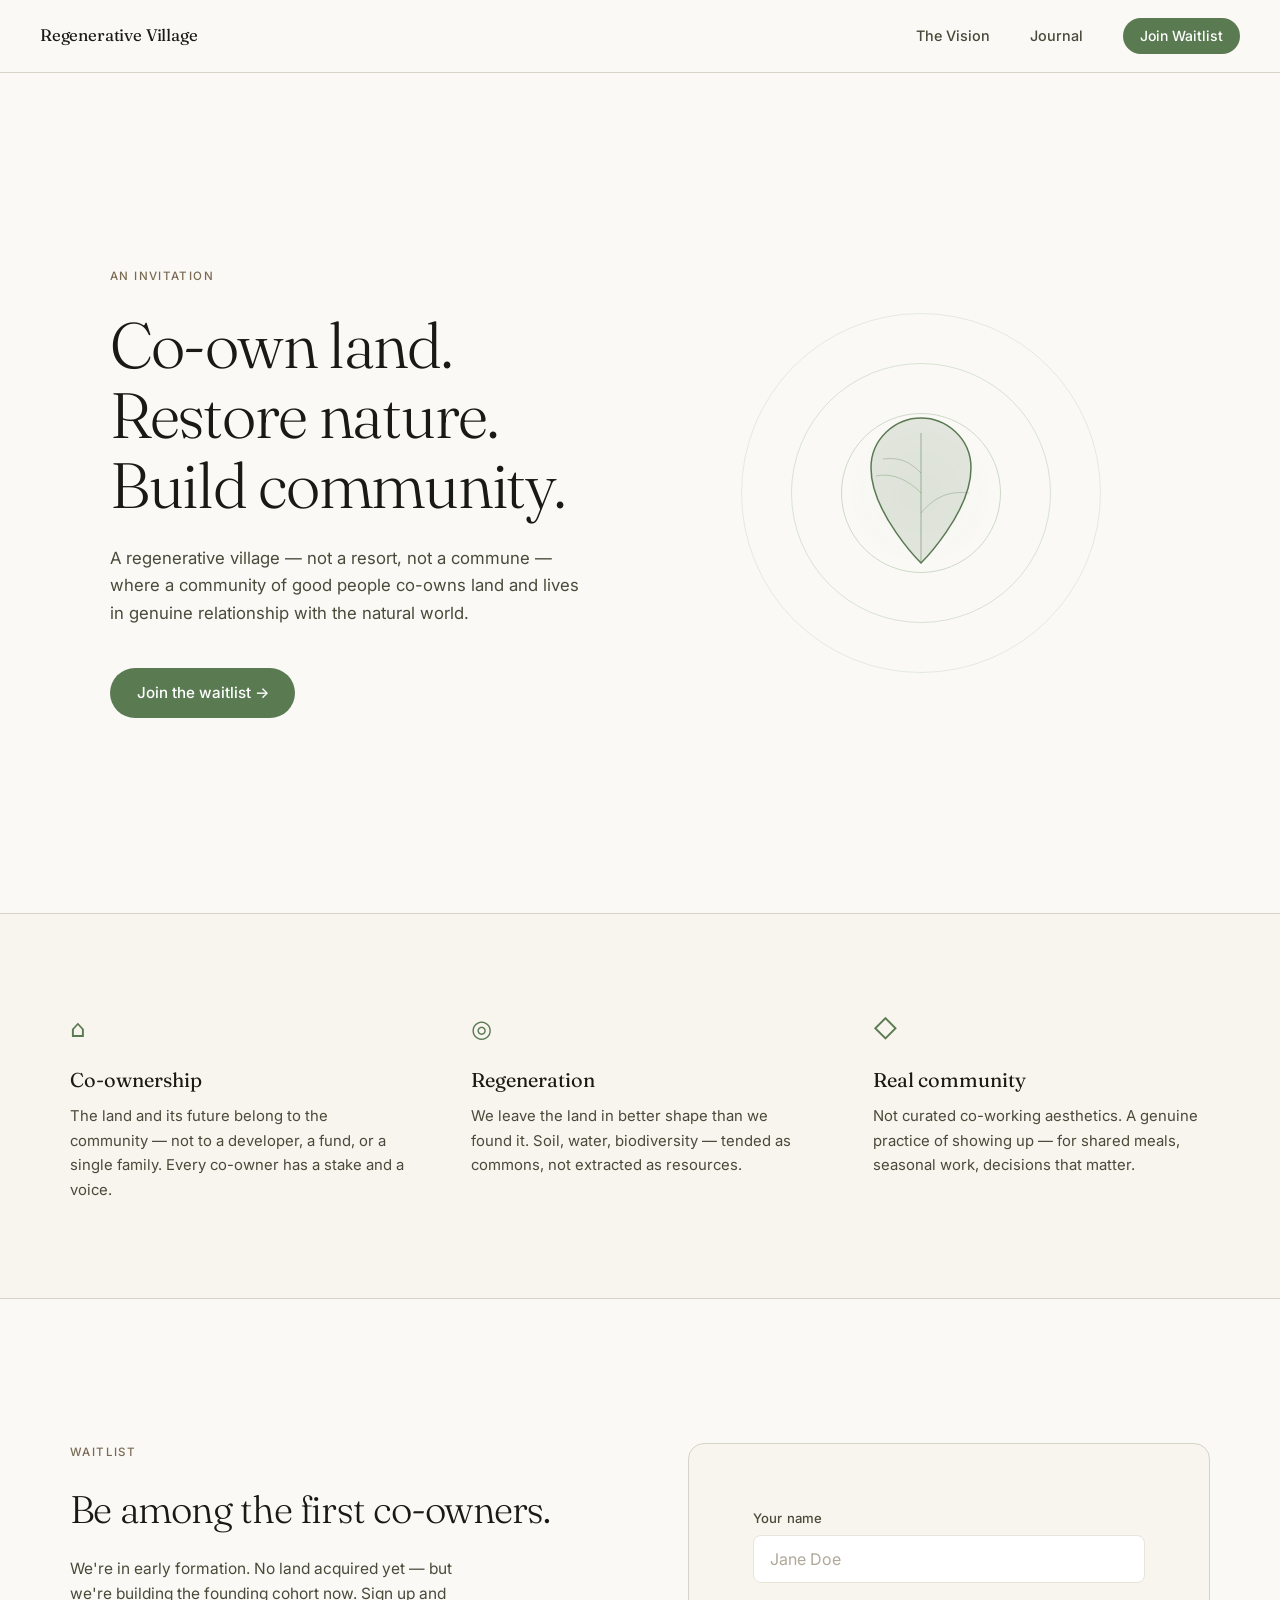
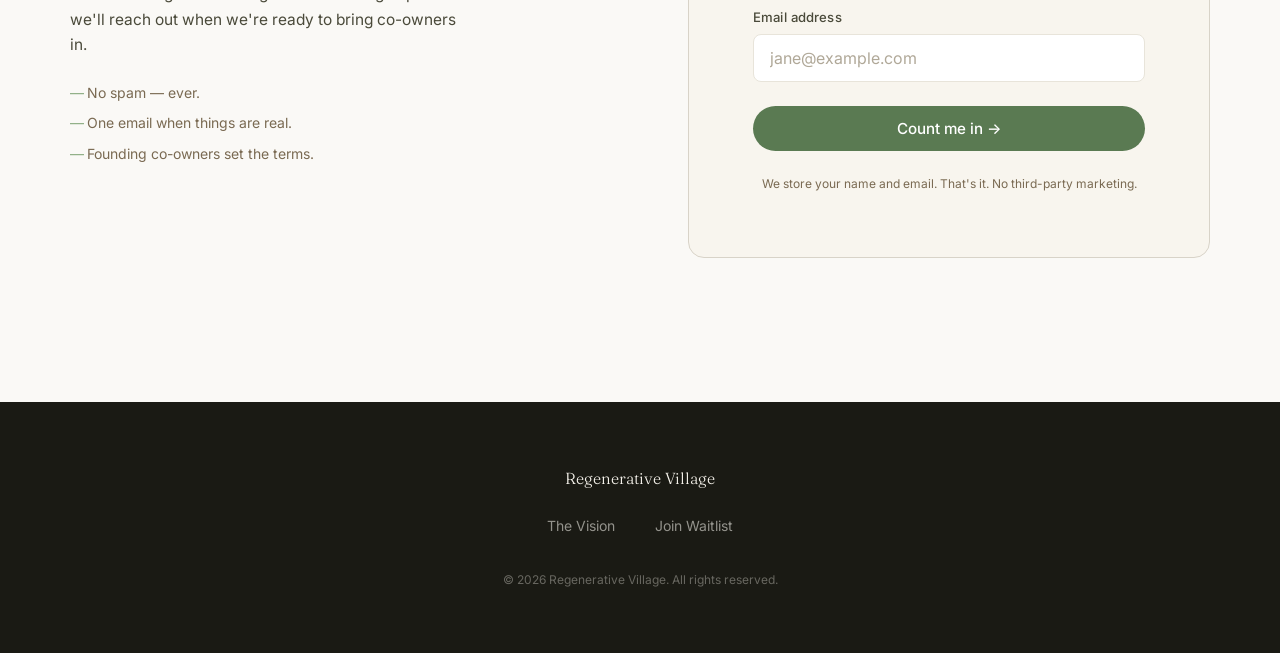
<file: index.html>
<!DOCTYPE html>
<html lang="en">
<head>
  <meta charset="UTF-8">
  <meta name="viewport" content="width=device-width, initial-scale=1.0">
  <title>Regenerative Village — Co-own land. Restore nature. Build community.</title>
  <meta name="description" content="A community co-owned regenerative village where people and nature thrive together. Join the waitlist.">
  <link rel="preconnect" href="https://fonts.googleapis.com">
  <link rel="preconnect" href="https://fonts.gstatic.com" crossorigin>
  <link href="https://fonts.googleapis.com/css2?family=Fraunces:ital,opsz,wght@0,9..144,300;0,9..144,400;1,9..144,300&family=Inter:wght@400;500&display=swap" rel="stylesheet">
  <link rel="stylesheet" href="styles.css">
</head>
<body>

  <nav class="nav">
    <a href="." class="nav-logo">Regenerative Village</a>
    <div class="nav-links">
      <a href="about.html">The Vision</a>
      <a href="blog/">Journal</a>
      <a href="#waitlist" class="nav-cta">Join Waitlist</a>
    </div>
  </nav>

  <section class="hero">
    <div class="hero-content">
      <p class="hero-eyebrow">An invitation</p>
      <h1 class="hero-headline">
        Co-own land.<br>
        Restore nature.<br>
        Build community.
      </h1>
      <p class="hero-sub">
        A regenerative village — not a resort, not a commune — where a community of
        good people co-owns land and lives in genuine relationship with the natural world.
      </p>
      <a href="#waitlist" class="btn-primary">Join the waitlist →</a>
    </div>
    <div class="hero-visual" aria-hidden="true">
      <div class="hero-ring hero-ring--1"></div>
      <div class="hero-ring hero-ring--2"></div>
      <div class="hero-ring hero-ring--3"></div>
      <div class="hero-leaf">
        <svg viewBox="0 0 120 160" fill="none" xmlns="http://www.w3.org/2000/svg">
          <path d="M60 150 C60 150 10 100 10 55 C10 25 35 5 60 5 C85 5 110 25 110 55 C110 100 60 150 60 150Z" fill="currentColor" opacity="0.15"/>
          <path d="M60 150 C60 150 10 100 10 55 C10 25 35 5 60 5 C85 5 110 25 110 55 C110 100 60 150 60 150Z" stroke="currentColor" stroke-width="1.5" fill="none"/>
          <line x1="60" y1="150" x2="60" y2="20" stroke="currentColor" stroke-width="1" opacity="0.5"/>
          <path d="M60 80 C45 65 30 60 15 63" stroke="currentColor" stroke-width="0.8" opacity="0.4"/>
          <path d="M60 100 C75 82 90 78 108 80" stroke="currentColor" stroke-width="0.8" opacity="0.4"/>
          <path d="M60 60 C48 48 38 44 22 46" stroke="currentColor" stroke-width="0.8" opacity="0.4"/>
        </svg>
      </div>
    </div>
  </section>

  <section class="pillars">
    <div class="pillars-inner">
      <div class="pillar">
        <div class="pillar-icon">⌂</div>
        <h3>Co-ownership</h3>
        <p>The land and its future belong to the community — not to a developer, a fund, or a single family. Every co-owner has a stake and a voice.</p>
      </div>
      <div class="pillar">
        <div class="pillar-icon">◎</div>
        <h3>Regeneration</h3>
        <p>We leave the land in better shape than we found it. Soil, water, biodiversity — tended as commons, not extracted as resources.</p>
      </div>
      <div class="pillar">
        <div class="pillar-icon">◇</div>
        <h3>Real community</h3>
        <p>Not curated co-working aesthetics. A genuine practice of showing up — for shared meals, seasonal work, decisions that matter.</p>
      </div>
    </div>
  </section>

  <section class="waitlist" id="waitlist">
    <div class="waitlist-inner">
      <div class="waitlist-copy">
        <p class="section-label">Waitlist</p>
        <h2>Be among the first co-owners.</h2>
        <p class="waitlist-sub">
          We're in early formation. No land acquired yet — but we're building the founding cohort now.
          Sign up and we'll reach out when we're ready to bring co-owners in.
        </p>
        <ul class="waitlist-promise">
          <li>No spam — ever.</li>
          <li>One email when things are real.</li>
          <li>Founding co-owners set the terms.</li>
        </ul>
      </div>
      <div class="waitlist-form-wrap">
        <form action="https://formsubmit.co/shameekc@gmail.com" method="POST" class="waitlist-form" id="waitlist-form">
          <input type="hidden" name="_subject" value="New Regenerative Village waitlist signup">
          <input type="hidden" name="_next" value="https://shameekc.github.io/regenerative-village/?joined=true">
          <input type="hidden" name="_captcha" value="false">
          <p class="hidden-field"><label>Don't fill this out: <input name="_honey"></label></p>
          <div class="field">
            <label for="name">Your name</label>
            <input type="text" id="name" name="name" placeholder="Jane Doe" required autocomplete="name">
          </div>
          <div class="field">
            <label for="email">Email address</label>
            <input type="email" id="email" name="email" placeholder="jane@example.com" required autocomplete="email">
          </div>
          <button type="submit" class="btn-primary btn-full">Count me in →</button>
          <p class="form-legal">We store your name and email. That's it. No third-party marketing.</p>
        </form>
        <div class="form-success" id="form-success" aria-live="polite" hidden>
          <div class="success-icon">✓</div>
          <h3>You're on the list.</h3>
          <p>We'll be in touch when the founding cohort opens. Thank you for caring about this.</p>
        </div>
      </div>
    </div>
  </section>

  <footer class="footer">
    <div class="footer-inner">
      <a href="." class="footer-logo">Regenerative Village</a>
      <nav class="footer-nav">
        <a href="about.html">The Vision</a>
        <a href="#waitlist">Join Waitlist</a>
      </nav>
      <p class="footer-copy">© 2026 Regenerative Village. All rights reserved.</p>
    </div>
  </footer>

  <script>
    const params = new URLSearchParams(window.location.search);
    if (params.get('joined') === 'true') {
      const form = document.getElementById('waitlist-form');
      const success = document.getElementById('form-success');
      if (form && success) {
        form.hidden = true;
        success.hidden = false;
      }
      const waitlistSection = document.getElementById('waitlist');
      if (waitlistSection) {
        setTimeout(() => waitlistSection.scrollIntoView({ behavior: 'smooth', block: 'start' }), 100);
      }
    }
  </script>
</body>
</html>
</file>
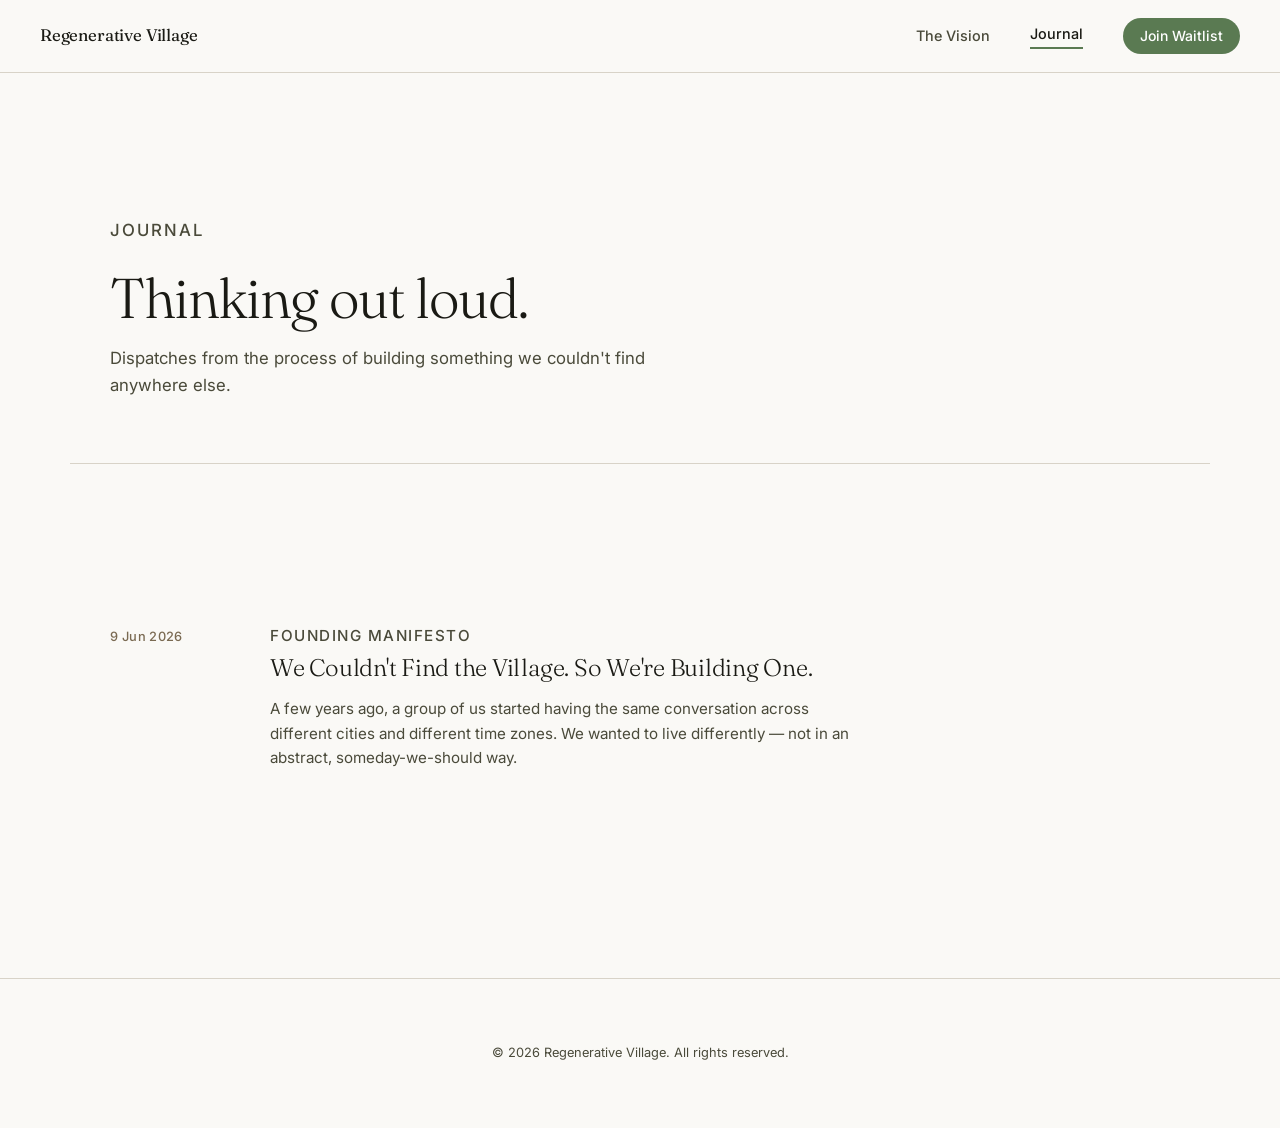
<file: blog/index.html>
<!DOCTYPE html>
<html lang="en">
<head>
  <meta charset="UTF-8">
  <meta name="viewport" content="width=device-width, initial-scale=1.0">
  <title>Journal — Regenerative Village</title>
  <meta name="description" content="Thinking out loud about regenerative land, co-ownership, and building community from the ground up.">
  <link rel="preconnect" href="https://fonts.googleapis.com">
  <link rel="preconnect" href="https://fonts.gstatic.com" crossorigin>
  <link href="https://fonts.googleapis.com/css2?family=Fraunces:ital,opsz,wght@0,9..144,300;0,9..144,400;1,9..144,300&family=Inter:wght@400;500&display=swap" rel="stylesheet">
  <link rel="stylesheet" href="../styles.css">
  <style>
    .journal-hero {
      padding: var(--space-3xl) var(--space-lg) var(--space-xl);
      max-width: var(--max-width);
      margin: 0 auto;
      border-bottom: 1px solid var(--color-border);
    }
    .journal-hero h1 {
      font-family: var(--font-serif);
      font-size: clamp(2.5rem, 5vw, 3.5rem);
      font-weight: 300;
      line-height: 1.1;
      letter-spacing: -0.02em;
      color: var(--color-ink);
      margin-bottom: var(--space-sm);
    }
    .journal-hero p {
      font-size: 1.05rem;
      color: var(--color-ink-soft);
      max-width: 50ch;
    }
    .journal-list {
      max-width: var(--max-width);
      margin: 0 auto;
      padding: var(--space-2xl) var(--space-lg) var(--space-3xl);
    }
    .post-card {
      display: grid;
      grid-template-columns: 120px 1fr;
      gap: var(--space-lg);
      padding: var(--space-xl) 0;
      border-bottom: 1px solid var(--color-border);
      text-decoration: none;
      transition: opacity var(--transition);
    }
    .post-card:hover { opacity: 0.75; }
    .post-card:last-child { border-bottom: none; }
    .post-card-date {
      font-size: 0.8rem;
      color: var(--color-bark);
      padding-top: 0.25em;
      font-weight: 500;
      letter-spacing: 0.03em;
    }
    .post-card-label {
      font-size: 0.7rem;
      letter-spacing: 0.1em;
      text-transform: uppercase;
      color: var(--color-mist);
      margin-bottom: 0.4em;
      font-weight: 500;
    }
    .post-card h2 {
      font-family: var(--font-serif);
      font-size: 1.5rem;
      font-weight: 300;
      line-height: 1.2;
      letter-spacing: -0.01em;
      color: var(--color-ink);
      margin-bottom: 0.6em;
    }
    .post-card p {
      font-size: 0.95rem;
      color: var(--color-ink-soft);
      line-height: 1.6;
      max-width: 60ch;
    }
    @media (max-width: 600px) {
      .post-card { grid-template-columns: 1fr; gap: var(--space-xs); }
      .journal-hero { padding: var(--space-xl) var(--space-sm) var(--space-lg); }
      .journal-list { padding: var(--space-lg) var(--space-sm) var(--space-2xl); }
    }
  </style>
</head>
<body>

  <nav class="nav">
    <a href=".." class="nav-logo">Regenerative Village</a>
    <div class="nav-links">
      <a href="../about.html">The Vision</a>
      <a href="." class="nav-active">Journal</a>
      <a href="../index.html#waitlist" class="nav-cta">Join Waitlist</a>
    </div>
  </nav>

  <div class="journal-hero">
    <p class="section-label">Journal</p>
    <h1>Thinking out loud.</h1>
    <p>Dispatches from the process of building something we couldn't find anywhere else.</p>
  </div>

  <div class="journal-list">

    <a href="founding-manifesto.html" class="post-card">
      <div class="post-card-date">9 Jun 2026</div>
      <div>
        <p class="post-card-label">Founding Manifesto</p>
        <h2>We Couldn't Find the Village. So We're Building One.</h2>
        <p>A few years ago, a group of us started having the same conversation across different cities and different time zones. We wanted to live differently — not in an abstract, someday-we-should way.</p>
      </div>
    </a>

  </div>

  <footer style="border-top: 1px solid var(--color-border); padding: var(--space-xl) var(--space-lg); text-align: center;">
    <p style="font-size: 0.8rem; color: var(--color-ink-soft);">© 2026 Regenerative Village. All rights reserved.</p>
  </footer>

</body>
</html>
</file>
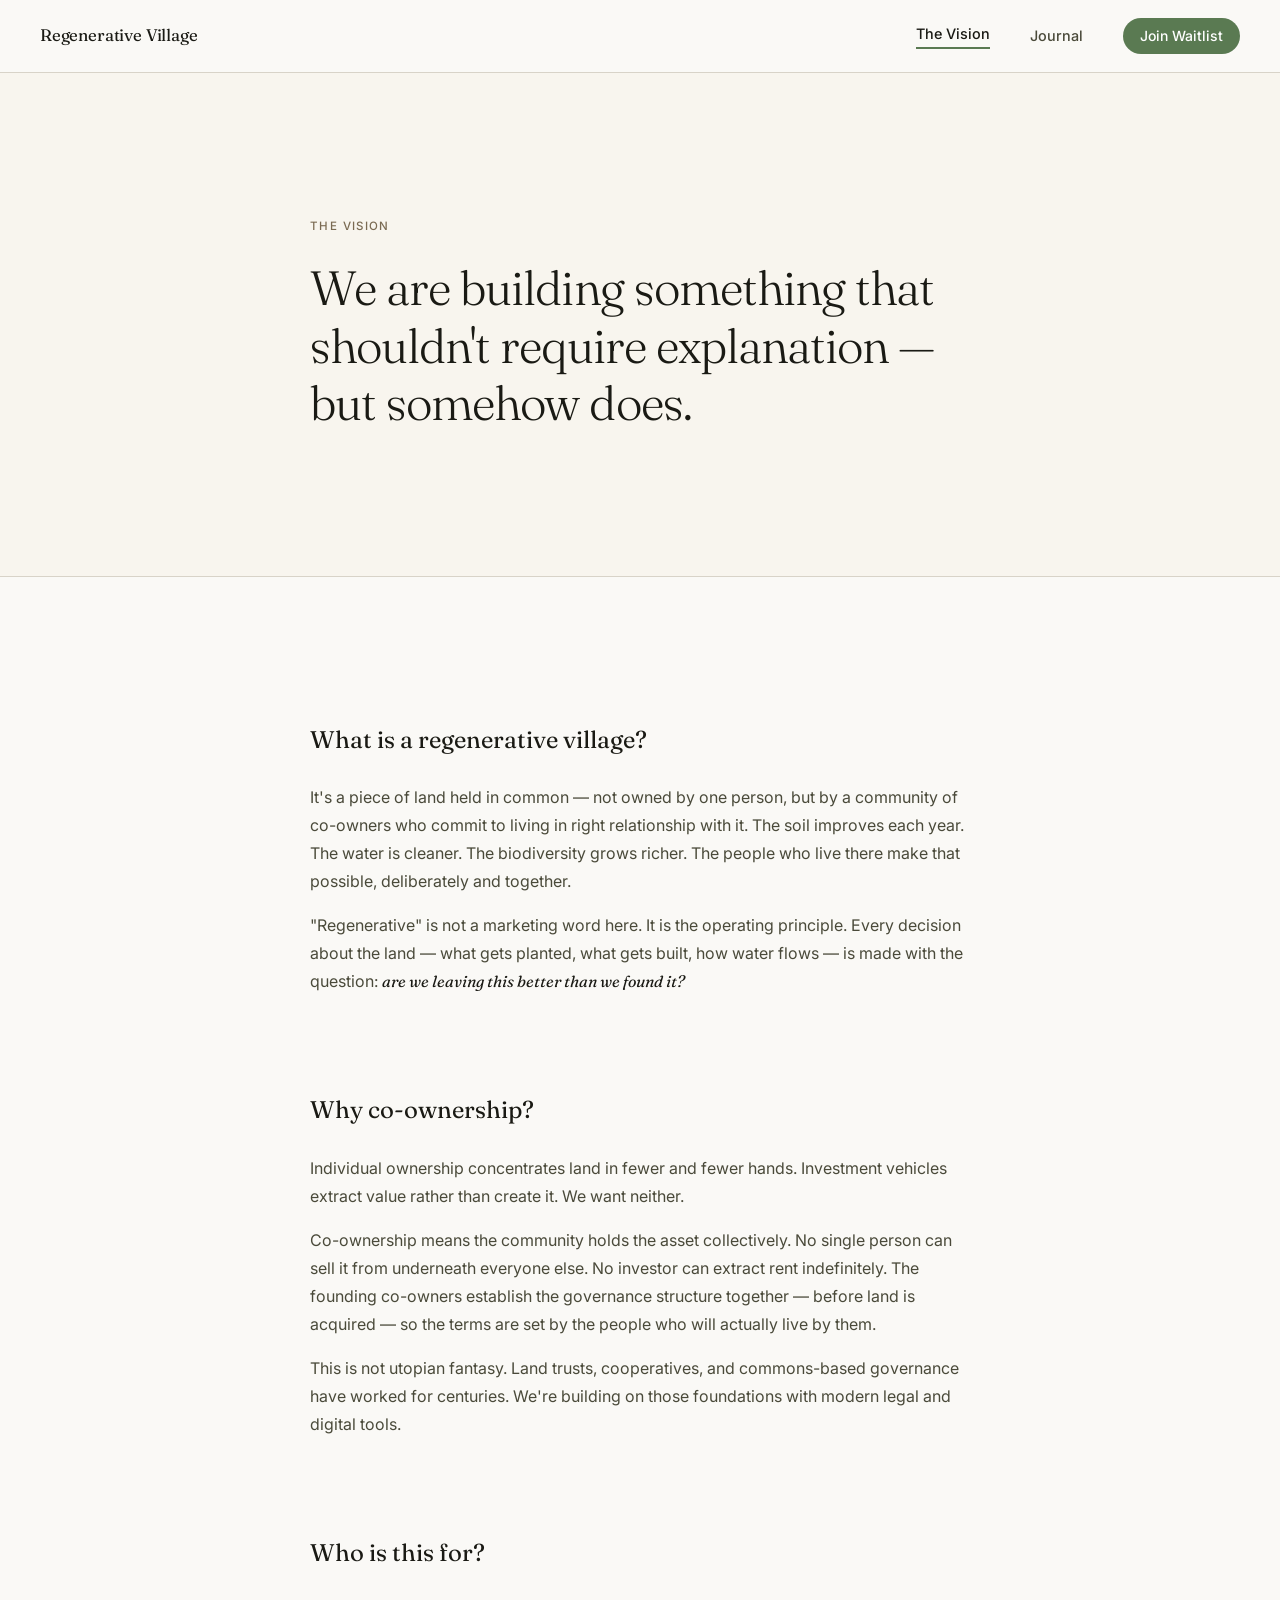
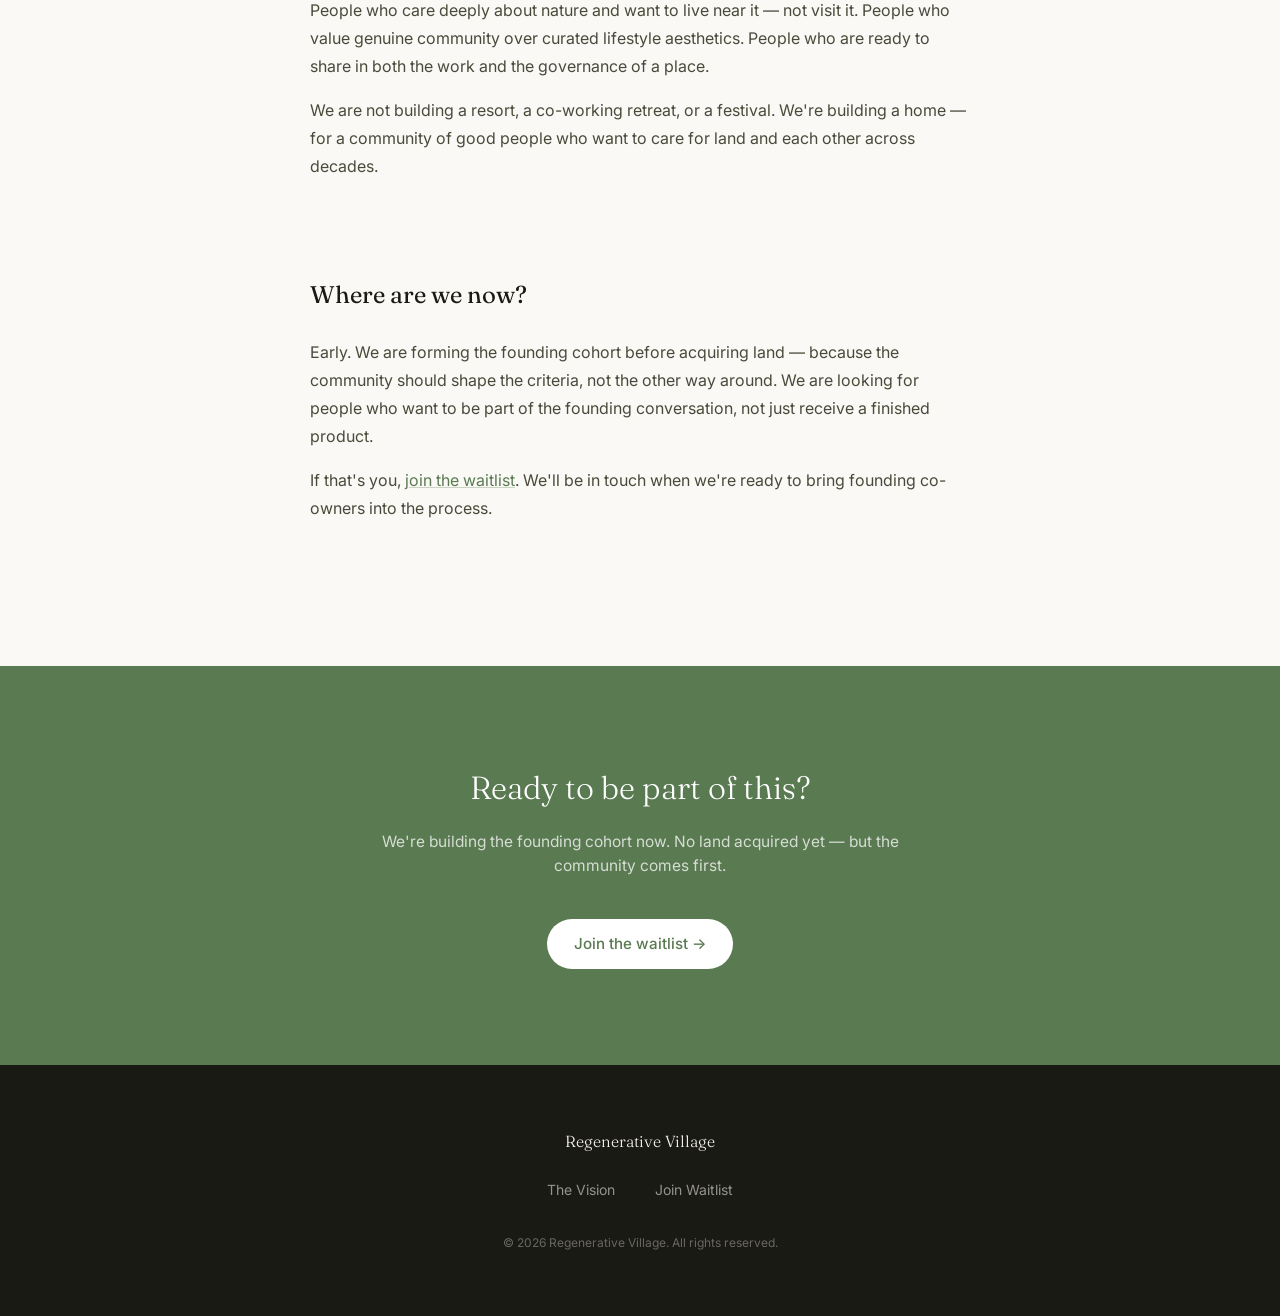
<file: about.html>
<!DOCTYPE html>
<html lang="en">
<head>
  <meta charset="UTF-8">
  <meta name="viewport" content="width=device-width, initial-scale=1.0">
  <title>The Vision — Regenerative Village</title>
  <meta name="description" content="What is a regenerative village? How does co-ownership work? What are we building together?">
  <link rel="preconnect" href="https://fonts.googleapis.com">
  <link rel="preconnect" href="https://fonts.gstatic.com" crossorigin>
  <link href="https://fonts.googleapis.com/css2?family=Fraunces:ital,opsz,wght@0,9..144,300;0,9..144,400;1,9..144,300&family=Inter:wght@400;500&display=swap" rel="stylesheet">
  <link rel="stylesheet" href="styles.css">
</head>
<body>

  <nav class="nav">
    <a href="." class="nav-logo">Regenerative Village</a>
    <div class="nav-links">
      <a href="about.html" class="nav-active">The Vision</a>
      <a href="blog/">Journal</a>
      <a href="index.html#waitlist" class="nav-cta">Join Waitlist</a>
    </div>
  </nav>

  <!-- About Hero -->
  <section class="about-hero">
    <div class="about-hero-inner">
      <p class="section-label">The Vision</p>
      <h1>We are building something that shouldn't require explanation — but somehow does.</h1>
    </div>
  </section>

  <!-- Vision Body -->
  <section class="about-body">
    <div class="about-inner">

      <div class="about-block">
        <h2>What is a regenerative village?</h2>
        <p>
          It's a piece of land held in common — not owned by one person, but by a community of co-owners
          who commit to living in right relationship with it. The soil improves each year. The water is cleaner.
          The biodiversity grows richer. The people who live there make that possible, deliberately and together.
        </p>
        <p>
          "Regenerative" is not a marketing word here. It is the operating principle. Every decision about
          the land — what gets planted, what gets built, how water flows — is made with the question:
          <em>are we leaving this better than we found it?</em>
        </p>
      </div>

      <div class="about-block">
        <h2>Why co-ownership?</h2>
        <p>
          Individual ownership concentrates land in fewer and fewer hands. Investment vehicles extract value
          rather than create it. We want neither.
        </p>
        <p>
          Co-ownership means the community holds the asset collectively. No single person can sell it from
          underneath everyone else. No investor can extract rent indefinitely. The founding co-owners establish
          the governance structure together — before land is acquired — so the terms are set by the people who
          will actually live by them.
        </p>
        <p>
          This is not utopian fantasy. Land trusts, cooperatives, and commons-based governance have worked
          for centuries. We're building on those foundations with modern legal and digital tools.
        </p>
      </div>

      <div class="about-block">
        <h2>Who is this for?</h2>
        <p>
          People who care deeply about nature and want to live near it — not visit it.
          People who value genuine community over curated lifestyle aesthetics.
          People who are ready to share in both the work and the governance of a place.
        </p>
        <p>
          We are not building a resort, a co-working retreat, or a festival. We're building a home —
          for a community of good people who want to care for land and each other across decades.
        </p>
      </div>

      <div class="about-block">
        <h2>Where are we now?</h2>
        <p>
          Early. We are forming the founding cohort before acquiring land — because the community
          should shape the criteria, not the other way around. We are looking for people who want
          to be part of the founding conversation, not just receive a finished product.
        </p>
        <p>
          If that's you, <a href="index.html#waitlist">join the waitlist</a>. We'll be in touch when we're ready to
          bring founding co-owners into the process.
        </p>
      </div>

    </div>
  </section>

  <!-- CTA -->
  <section class="about-cta">
    <div class="about-cta-inner">
      <h2>Ready to be part of this?</h2>
      <p>We're building the founding cohort now. No land acquired yet — but the community comes first.</p>
      <a href="index.html#waitlist" class="btn-primary">Join the waitlist →</a>
    </div>
  </section>

  <!-- Footer -->
  <footer class="footer">
    <div class="footer-inner">
      <a href="." class="footer-logo">Regenerative Village</a>
      <nav class="footer-nav">
        <a href="about.html">The Vision</a>
        <a href="index.html#waitlist">Join Waitlist</a>
      </nav>
      <p class="footer-copy">© 2026 Regenerative Village. All rights reserved.</p>
    </div>
  </footer>

</body>
</html>
</file>
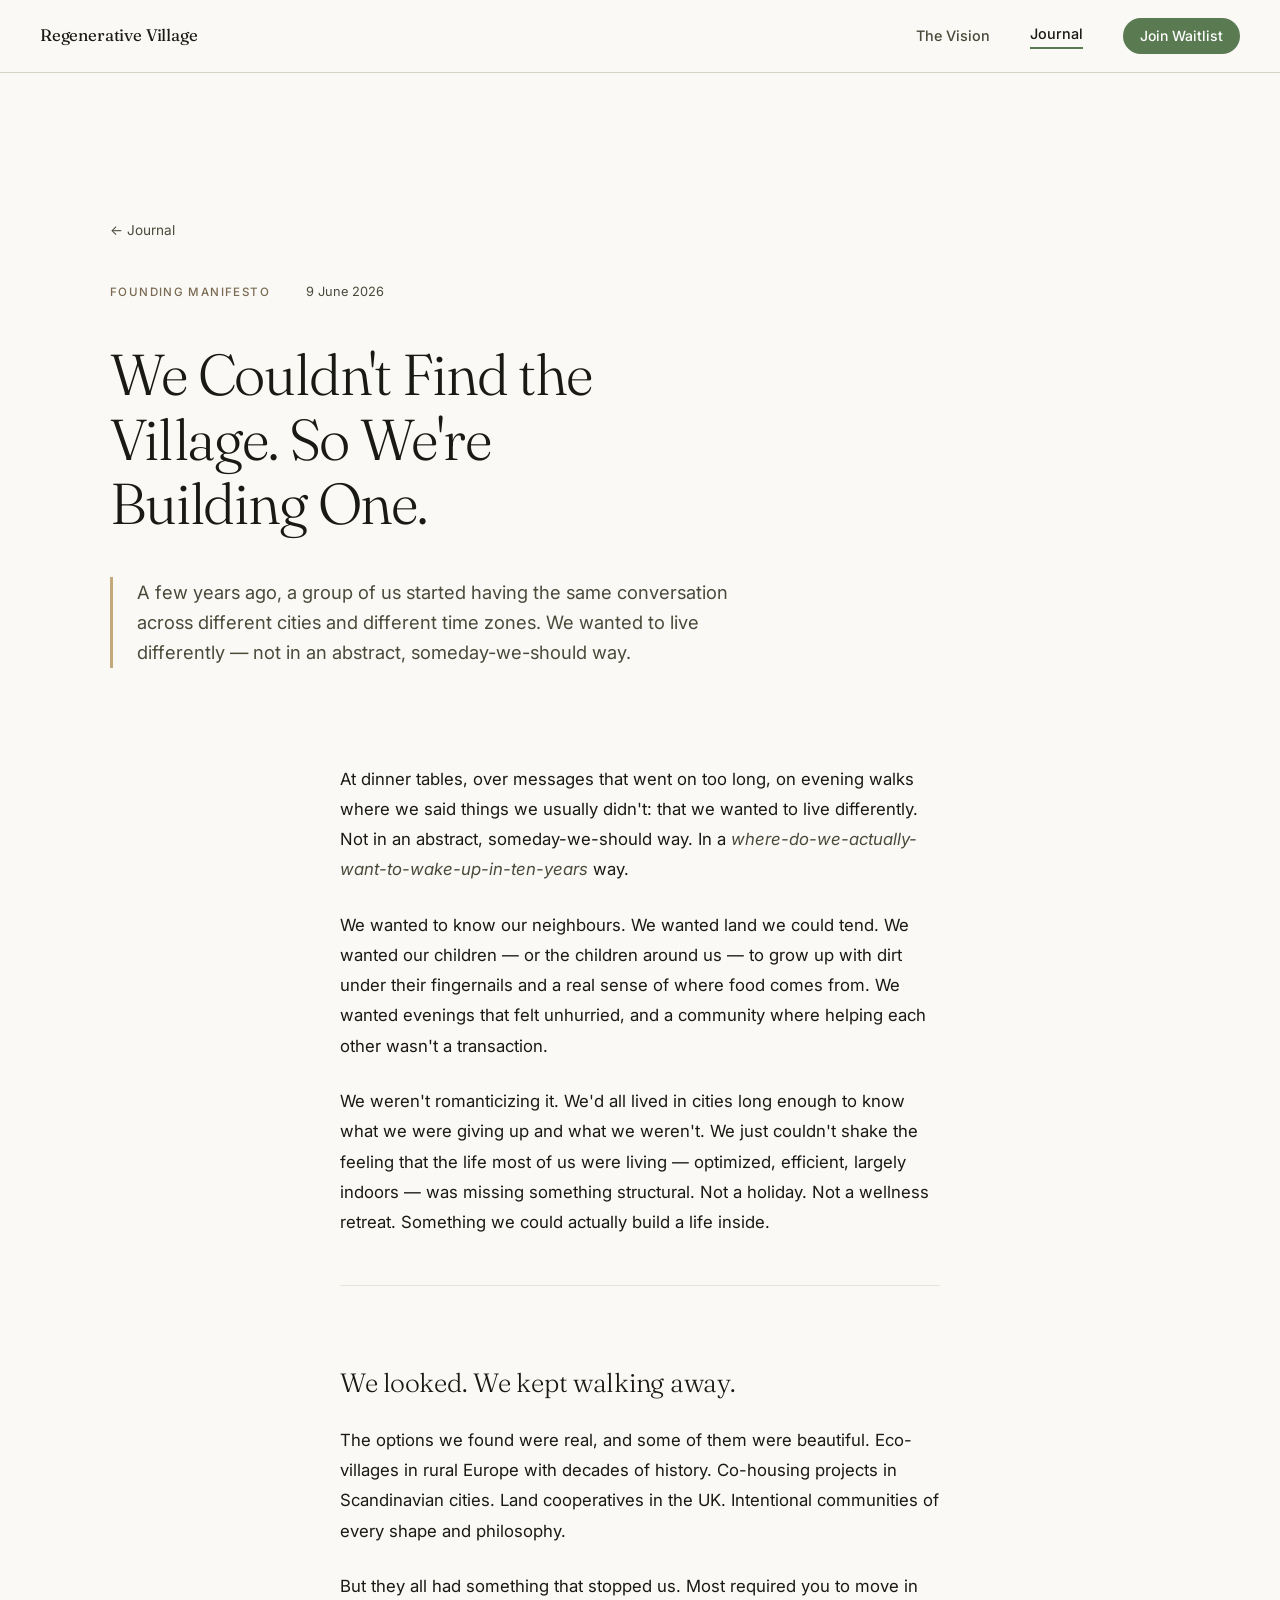
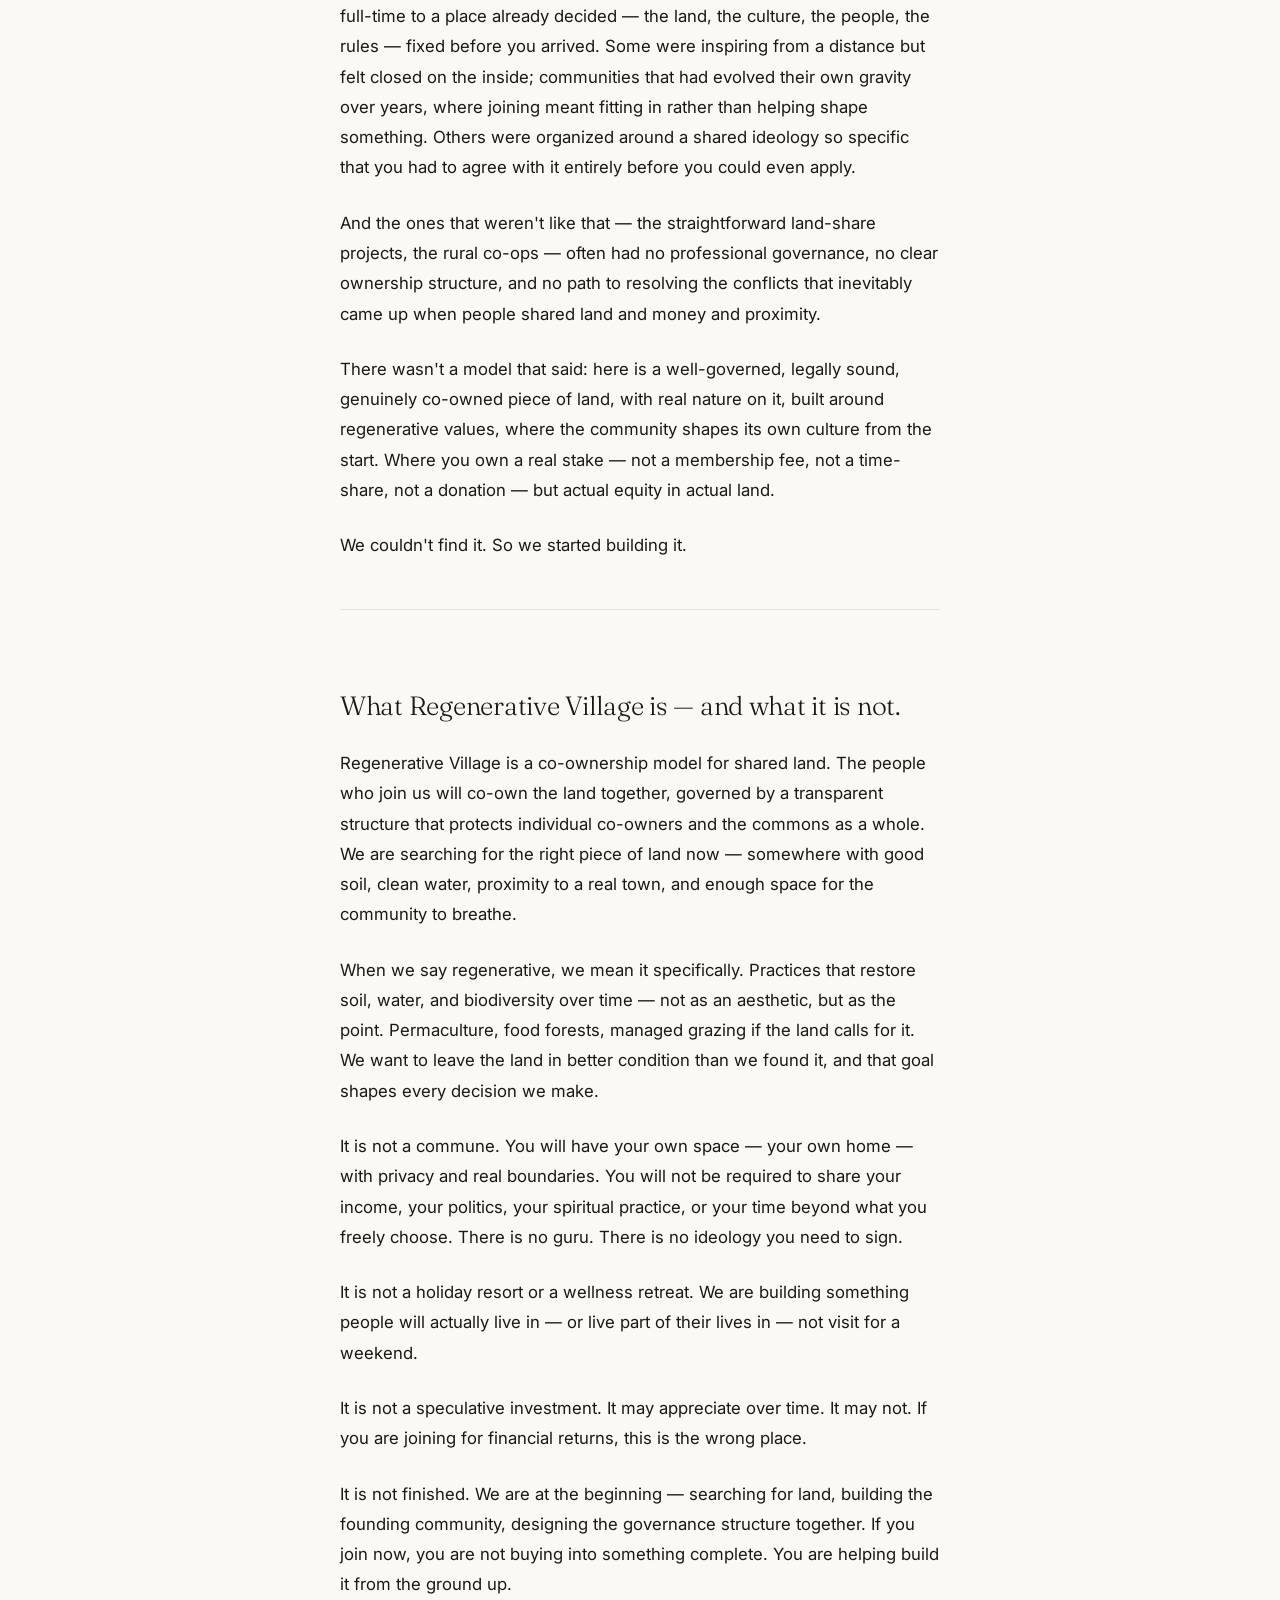
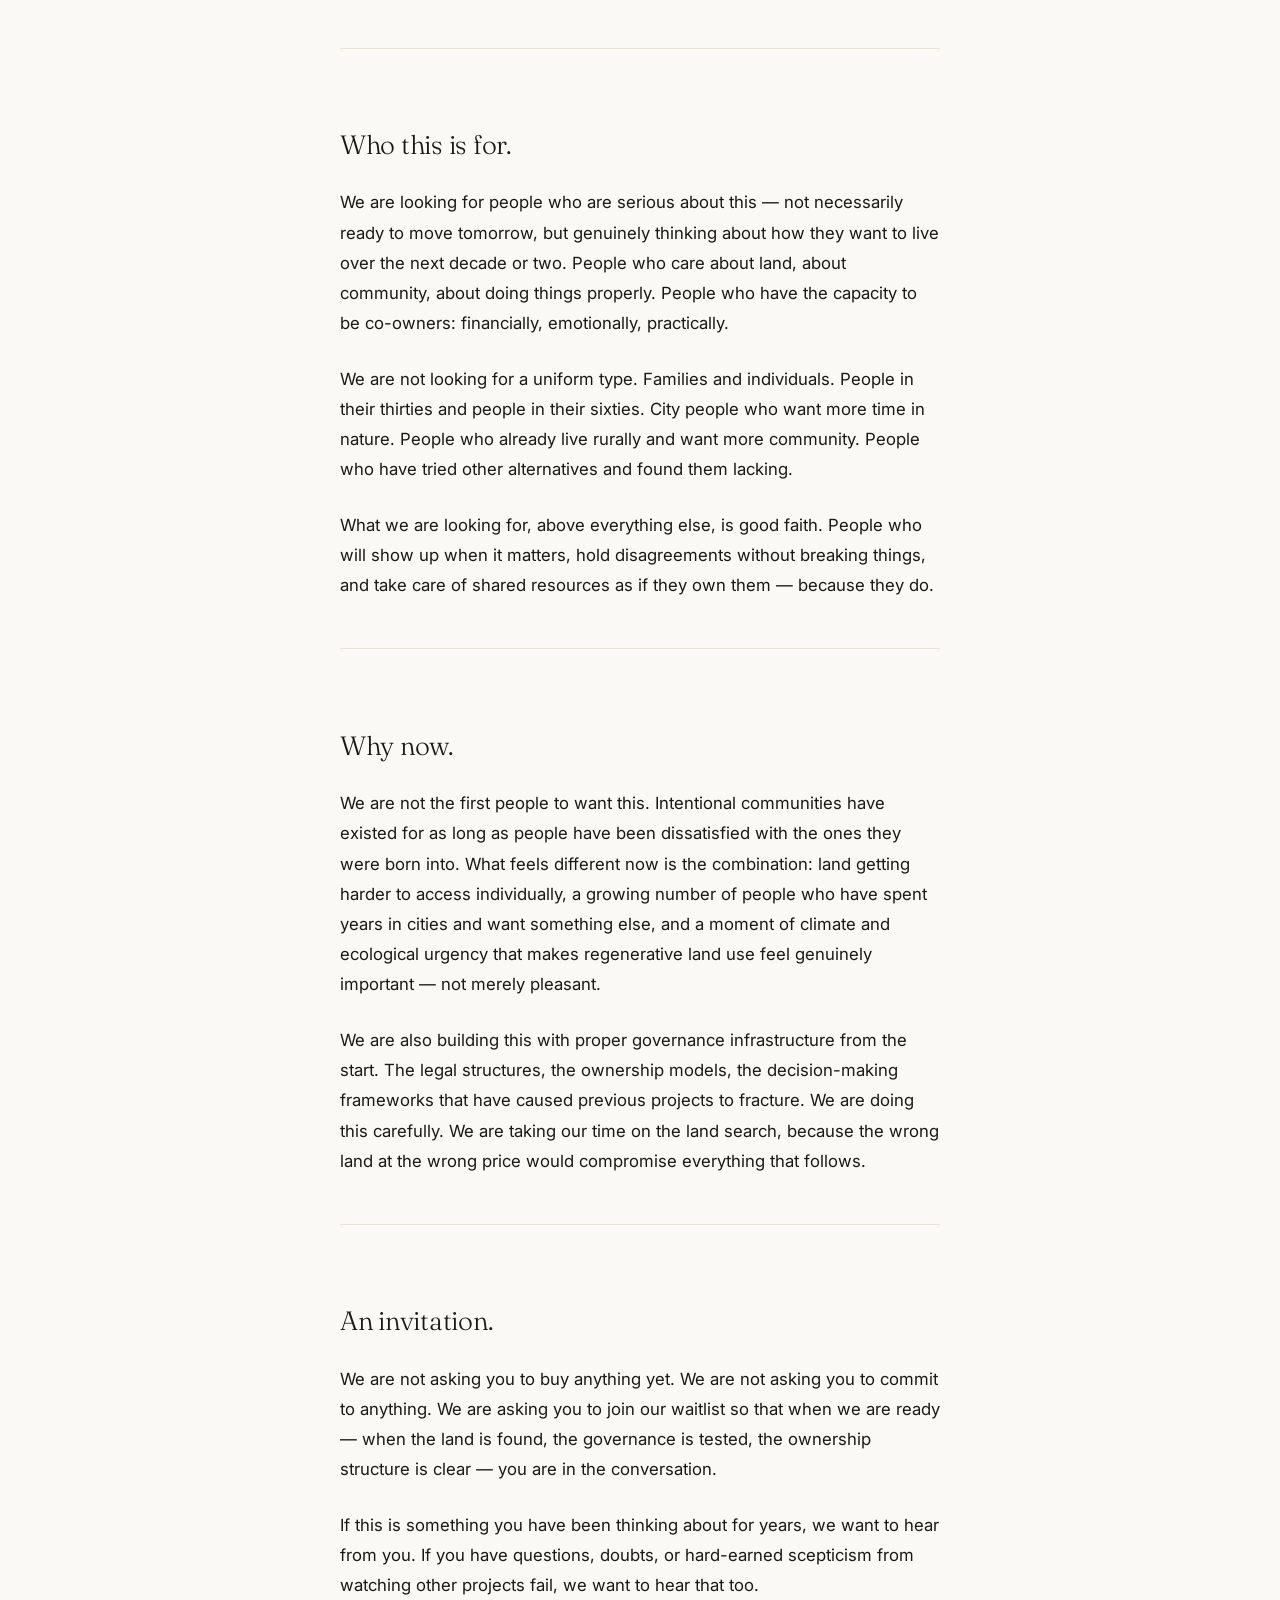
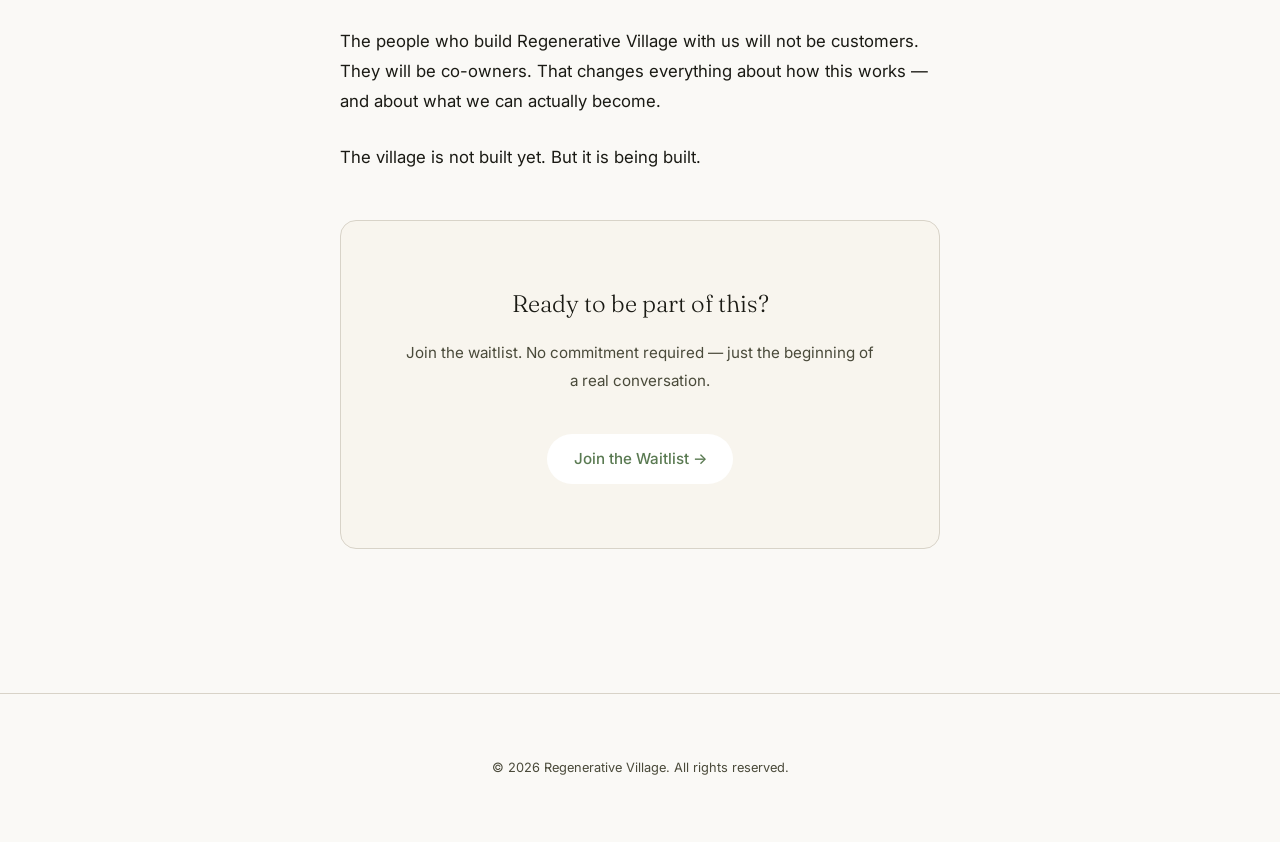
<file: blog/founding-manifesto.html>
<!DOCTYPE html>
<html lang="en">
<head>
  <meta charset="UTF-8">
  <meta name="viewport" content="width=device-width, initial-scale=1.0">
  <title>We Couldn't Find the Village. So We're Building One. — Regenerative Village</title>
  <meta name="description" content="A few years ago, a group of us started having the same conversation across different cities and different time zones. We wanted to live differently.">
  <meta property="og:title" content="We Couldn't Find the Village. So We're Building One.">
  <meta property="og:description" content="A founding manifesto for Regenerative Village — a co-owned, regenerative land community built from the ground up by its future members.">
  <meta property="og:type" content="article">
  <link rel="preconnect" href="https://fonts.googleapis.com">
  <link rel="preconnect" href="https://fonts.gstatic.com" crossorigin>
  <link href="https://fonts.googleapis.com/css2?family=Fraunces:ital,opsz,wght@0,9..144,300;0,9..144,400;1,9..144,300;1,9..144,400&family=Inter:wght@400;500&display=swap" rel="stylesheet">
  <link rel="stylesheet" href="../styles.css">
  <style>
    .post-hero {
      padding: var(--space-3xl) var(--space-lg) var(--space-2xl);
      max-width: var(--max-width);
      margin: 0 auto;
    }
    .post-meta {
      display: flex;
      align-items: center;
      gap: var(--space-sm);
      margin-bottom: var(--space-lg);
    }
    .post-meta-label {
      font-family: var(--font-sans);
      font-size: 0.72rem;
      font-weight: 500;
      letter-spacing: 0.12em;
      text-transform: uppercase;
      color: var(--color-bark);
    }
    .post-meta-sep { color: var(--color-mist); }
    .post-meta-date {
      font-family: var(--font-sans);
      font-size: 0.8rem;
      color: var(--color-ink-soft);
    }
    .post-title {
      font-family: var(--font-serif);
      font-size: clamp(2.2rem, 5vw, 3.6rem);
      font-weight: 300;
      line-height: 1.12;
      letter-spacing: -0.02em;
      color: var(--color-ink);
      max-width: 16ch;
      margin-bottom: var(--space-lg);
    }
    .post-lede {
      font-size: 1.15rem;
      line-height: 1.65;
      color: var(--color-ink-soft);
      max-width: 56ch;
      border-left: 3px solid var(--color-earth);
      padding-left: var(--space-md);
    }
    .post-body {
      max-width: 680px;
      margin: 0 auto;
      padding: 0 var(--space-lg) var(--space-3xl);
    }
    .post-body p {
      font-size: 1.05rem;
      line-height: 1.8;
      color: var(--color-ink);
      margin-bottom: 1.5em;
    }
    .post-body h2 {
      font-family: var(--font-serif);
      font-size: 1.65rem;
      font-weight: 300;
      letter-spacing: -0.01em;
      color: var(--color-ink);
      margin: 3em 0 1em;
      line-height: 1.25;
    }
    .post-body hr {
      border: none;
      border-top: 1px solid var(--color-mist);
      margin: 3em 0;
    }
    .post-body em {
      font-style: italic;
      color: var(--color-ink-soft);
    }
    .post-cta {
      background: var(--color-cream);
      border: 1px solid var(--color-border);
      border-radius: var(--radius-lg);
      padding: var(--space-xl);
      text-align: center;
      margin: 3em 0 0;
    }
    .post-cta h3 {
      font-family: var(--font-serif);
      font-size: 1.5rem;
      font-weight: 300;
      color: var(--color-ink);
      margin-bottom: var(--space-sm);
    }
    .post-cta p {
      color: var(--color-ink-soft);
      margin-bottom: var(--space-lg);
      font-size: 0.95rem;
    }
    .back-link {
      display: inline-flex;
      align-items: center;
      gap: 0.4em;
      font-size: 0.85rem;
      color: var(--color-ink-soft);
      margin-bottom: var(--space-lg);
      transition: color var(--transition);
    }
    .back-link:hover { color: var(--color-sage); }
    @media (max-width: 640px) {
      .post-hero { padding: var(--space-xl) var(--space-sm) var(--space-lg); }
      .post-body { padding: 0 var(--space-sm) var(--space-2xl); }
    }
  </style>
</head>
<body>

  <nav class="nav">
    <a href=".." class="nav-logo">Regenerative Village</a>
    <div class="nav-links">
      <a href="../about.html">The Vision</a>
      <a href="." class="nav-active">Journal</a>
      <a href="../index.html#waitlist" class="nav-cta">Join Waitlist</a>
    </div>
  </nav>

  <article>

    <div class="post-hero">
      <a href="." class="back-link">← Journal</a>
      <div class="post-meta">
        <span class="post-meta-label">Founding Manifesto</span>
        <span class="post-meta-sep">·</span>
        <span class="post-meta-date">9 June 2026</span>
      </div>
      <h1 class="post-title">We Couldn't Find the Village. So We're Building One.</h1>
      <p class="post-lede">A few years ago, a group of us started having the same conversation across different cities and different time zones. We wanted to live differently — not in an abstract, someday-we-should way.</p>
    </div>

    <div class="post-body">

      <p>At dinner tables, over messages that went on too long, on evening walks where we said things we usually didn't: that we wanted to live differently. Not in an abstract, someday-we-should way. In a <em>where-do-we-actually-want-to-wake-up-in-ten-years</em> way.</p>

      <p>We wanted to know our neighbours. We wanted land we could tend. We wanted our children — or the children around us — to grow up with dirt under their fingernails and a real sense of where food comes from. We wanted evenings that felt unhurried, and a community where helping each other wasn't a transaction.</p>

      <p>We weren't romanticizing it. We'd all lived in cities long enough to know what we were giving up and what we weren't. We just couldn't shake the feeling that the life most of us were living — optimized, efficient, largely indoors — was missing something structural. Not a holiday. Not a wellness retreat. Something we could actually build a life inside.</p>

      <hr>

      <h2>We looked. We kept walking away.</h2>

      <p>The options we found were real, and some of them were beautiful. Eco-villages in rural Europe with decades of history. Co-housing projects in Scandinavian cities. Land cooperatives in the UK. Intentional communities of every shape and philosophy.</p>

      <p>But they all had something that stopped us. Most required you to move in full-time to a place already decided — the land, the culture, the people, the rules — fixed before you arrived. Some were inspiring from a distance but felt closed on the inside; communities that had evolved their own gravity over years, where joining meant fitting in rather than helping shape something. Others were organized around a shared ideology so specific that you had to agree with it entirely before you could even apply.</p>

      <p>And the ones that weren't like that — the straightforward land-share projects, the rural co-ops — often had no professional governance, no clear ownership structure, and no path to resolving the conflicts that inevitably came up when people shared land and money and proximity.</p>

      <p>There wasn't a model that said: here is a well-governed, legally sound, genuinely co-owned piece of land, with real nature on it, built around regenerative values, where the community shapes its own culture from the start. Where you own a real stake — not a membership fee, not a time-share, not a donation — but actual equity in actual land.</p>

      <p>We couldn't find it. So we started building it.</p>

      <hr>

      <h2>What Regenerative Village is — and what it is not.</h2>

      <p>Regenerative Village is a co-ownership model for shared land. The people who join us will co-own the land together, governed by a transparent structure that protects individual co-owners and the commons as a whole. We are searching for the right piece of land now — somewhere with good soil, clean water, proximity to a real town, and enough space for the community to breathe.</p>

      <p>When we say regenerative, we mean it specifically. Practices that restore soil, water, and biodiversity over time — not as an aesthetic, but as the point. Permaculture, food forests, managed grazing if the land calls for it. We want to leave the land in better condition than we found it, and that goal shapes every decision we make.</p>

      <p>It is not a commune. You will have your own space — your own home — with privacy and real boundaries. You will not be required to share your income, your politics, your spiritual practice, or your time beyond what you freely choose. There is no guru. There is no ideology you need to sign.</p>

      <p>It is not a holiday resort or a wellness retreat. We are building something people will actually live in — or live part of their lives in — not visit for a weekend.</p>

      <p>It is not a speculative investment. It may appreciate over time. It may not. If you are joining for financial returns, this is the wrong place.</p>

      <p>It is not finished. We are at the beginning — searching for land, building the founding community, designing the governance structure together. If you join now, you are not buying into something complete. You are helping build it from the ground up.</p>

      <hr>

      <h2>Who this is for.</h2>

      <p>We are looking for people who are serious about this — not necessarily ready to move tomorrow, but genuinely thinking about how they want to live over the next decade or two. People who care about land, about community, about doing things properly. People who have the capacity to be co-owners: financially, emotionally, practically.</p>

      <p>We are not looking for a uniform type. Families and individuals. People in their thirties and people in their sixties. City people who want more time in nature. People who already live rurally and want more community. People who have tried other alternatives and found them lacking.</p>

      <p>What we are looking for, above everything else, is good faith. People who will show up when it matters, hold disagreements without breaking things, and take care of shared resources as if they own them — because they do.</p>

      <hr>

      <h2>Why now.</h2>

      <p>We are not the first people to want this. Intentional communities have existed for as long as people have been dissatisfied with the ones they were born into. What feels different now is the combination: land getting harder to access individually, a growing number of people who have spent years in cities and want something else, and a moment of climate and ecological urgency that makes regenerative land use feel genuinely important — not merely pleasant.</p>

      <p>We are also building this with proper governance infrastructure from the start. The legal structures, the ownership models, the decision-making frameworks that have caused previous projects to fracture. We are doing this carefully. We are taking our time on the land search, because the wrong land at the wrong price would compromise everything that follows.</p>

      <hr>

      <h2>An invitation.</h2>

      <p>We are not asking you to buy anything yet. We are not asking you to commit to anything. We are asking you to join our waitlist so that when we are ready — when the land is found, the governance is tested, the ownership structure is clear — you are in the conversation.</p>

      <p>If this is something you have been thinking about for years, we want to hear from you. If you have questions, doubts, or hard-earned scepticism from watching other projects fail, we want to hear that too.</p>

      <p>The people who build Regenerative Village with us will not be customers. They will be co-owners. That changes everything about how this works — and about what we can actually become.</p>

      <p>The village is not built yet. But it is being built.</p>

      <div class="post-cta">
        <h3>Ready to be part of this?</h3>
        <p>Join the waitlist. No commitment required — just the beginning of a real conversation.</p>
        <a href="../index.html#waitlist" class="btn-primary">Join the Waitlist →</a>
      </div>

    </div>

  </article>

  <footer style="border-top: 1px solid var(--color-border); padding: var(--space-xl) var(--space-lg); text-align: center;">
    <p style="font-size: 0.8rem; color: var(--color-ink-soft);">© 2026 Regenerative Village. All rights reserved.</p>
  </footer>

</body>
</html>
</file>
<file: styles.css>
/* ===== Design Tokens ===== */
:root {
  --color-ink: #1a1a14;
  --color-ink-soft: #4a4a3a;
  --color-bark: #7a6a52;
  --color-sage: #5a7a52;
  --color-sage-light: #8aab80;
  --color-earth: #c4a97a;
  --color-cream: #f8f5ee;
  --color-offwhite: #faf9f6;
  --color-white: #ffffff;
  --color-mist: #e8e4da;
  --color-border: #d8d3c8;

  --font-serif: 'Fraunces', Georgia, serif;
  --font-sans: 'Inter', system-ui, sans-serif;

  --space-xs: 0.5rem;
  --space-sm: 1rem;
  --space-md: 1.5rem;
  --space-lg: 2.5rem;
  --space-xl: 4rem;
  --space-2xl: 6rem;
  --space-3xl: 9rem;

  --radius-sm: 4px;
  --radius-md: 8px;
  --radius-lg: 16px;
  --radius-full: 9999px;

  --max-width: 1140px;
  --text-max: 660px;

  --transition: 200ms ease;
}

/* ===== Reset ===== */
*, *::before, *::after {
  box-sizing: border-box;
  margin: 0;
  padding: 0;
}

html {
  scroll-behavior: smooth;
  -webkit-font-smoothing: antialiased;
}

body {
  background: var(--color-offwhite);
  color: var(--color-ink);
  font-family: var(--font-sans);
  font-size: 1rem;
  line-height: 1.6;
}

img, svg { display: block; max-width: 100%; }

a {
  color: var(--color-sage);
  text-decoration: none;
  transition: color var(--transition);
}
a:hover { color: var(--color-ink); }

/* ===== Utilities ===== */
.section-label {
  font-family: var(--font-sans);
  font-size: 0.72rem;
  font-weight: 500;
  letter-spacing: 0.12em;
  text-transform: uppercase;
  color: var(--color-bark);
  margin-bottom: var(--space-md);
}

.hidden-field { display: none; }

/* ===== Buttons ===== */
.btn-primary {
  display: inline-flex;
  align-items: center;
  gap: 0.25em;
  background: var(--color-sage);
  color: var(--color-white);
  font-family: var(--font-sans);
  font-size: 0.95rem;
  font-weight: 500;
  padding: 0.85em 1.75em;
  border-radius: var(--radius-full);
  border: none;
  cursor: pointer;
  transition: background var(--transition), transform var(--transition);
  text-decoration: none;
}

.btn-primary:hover {
  background: var(--color-ink);
  color: var(--color-white);
  transform: translateY(-1px);
}

.btn-full {
  width: 100%;
  justify-content: center;
}

/* ===== Navigation ===== */
.nav {
  position: sticky;
  top: 0;
  z-index: 100;
  display: flex;
  align-items: center;
  justify-content: space-between;
  padding: 1.1rem var(--space-lg);
  background: rgba(250, 249, 246, 0.92);
  backdrop-filter: blur(12px);
  -webkit-backdrop-filter: blur(12px);
  border-bottom: 1px solid var(--color-border);
}

.nav-logo {
  font-family: var(--font-serif);
  font-size: 1.05rem;
  font-weight: 400;
  color: var(--color-ink);
  letter-spacing: -0.01em;
}
.nav-logo:hover { color: var(--color-sage); }

.nav-links {
  display: flex;
  align-items: center;
  gap: var(--space-lg);
}

.nav-links a {
  font-size: 0.9rem;
  font-weight: 500;
  color: var(--color-ink-soft);
}

.nav-links a:hover { color: var(--color-ink); }

.nav-active {
  color: var(--color-ink) !important;
  border-bottom: 2px solid var(--color-sage);
  padding-bottom: 2px;
}

.nav-cta {
  background: var(--color-sage);
  color: var(--color-white) !important;
  padding: 0.5em 1.2em;
  border-radius: var(--radius-full);
  font-size: 0.875rem !important;
  transition: background var(--transition);
}
.nav-cta:hover {
  background: var(--color-ink) !important;
  color: var(--color-white) !important;
}

/* ===== Hero ===== */
.hero {
  min-height: calc(100svh - 60px);
  display: grid;
  grid-template-columns: 1fr 1fr;
  align-items: center;
  max-width: var(--max-width);
  margin: 0 auto;
  padding: var(--space-3xl) var(--space-lg);
  gap: var(--space-xl);
}

.hero-eyebrow {
  font-size: 0.72rem;
  font-weight: 500;
  letter-spacing: 0.12em;
  text-transform: uppercase;
  color: var(--color-bark);
  margin-bottom: var(--space-md);
}

.hero-headline {
  font-family: var(--font-serif);
  font-size: clamp(2.5rem, 5vw, 4rem);
  font-weight: 300;
  line-height: 1.1;
  letter-spacing: -0.02em;
  color: var(--color-ink);
  margin-bottom: var(--space-md);
}

.hero-sub {
  font-size: 1.05rem;
  color: var(--color-ink-soft);
  max-width: 44ch;
  line-height: 1.65;
  margin-bottom: var(--space-lg);
}

/* Hero visual */
.hero-visual {
  position: relative;
  display: flex;
  align-items: center;
  justify-content: center;
  height: 480px;
}

.hero-ring {
  position: absolute;
  border-radius: 50%;
  border: 1px solid var(--color-sage-light);
}

.hero-ring--1 {
  width: 360px;
  height: 360px;
  opacity: 0.2;
}
.hero-ring--2 {
  width: 260px;
  height: 260px;
  opacity: 0.3;
}
.hero-ring--3 {
  width: 160px;
  height: 160px;
  opacity: 0.4;
  background: radial-gradient(circle, rgba(90,122,82,0.08) 0%, transparent 70%);
}

.hero-leaf {
  width: 120px;
  color: var(--color-sage);
  z-index: 1;
}

/* ===== Pillars ===== */
.pillars {
  background: var(--color-cream);
  border-top: 1px solid var(--color-border);
  border-bottom: 1px solid var(--color-border);
  padding: var(--space-2xl) var(--space-lg);
}

.pillars-inner {
  max-width: var(--max-width);
  margin: 0 auto;
  display: grid;
  grid-template-columns: repeat(3, 1fr);
  gap: var(--space-xl);
}

.pillar-icon {
  font-size: 1.5rem;
  color: var(--color-sage);
  margin-bottom: var(--space-sm);
}

.pillar h3 {
  font-family: var(--font-serif);
  font-size: 1.25rem;
  font-weight: 400;
  color: var(--color-ink);
  margin-bottom: var(--space-xs);
}

.pillar p {
  font-size: 0.93rem;
  color: var(--color-ink-soft);
  line-height: 1.65;
}

/* ===== Waitlist ===== */
.waitlist {
  padding: var(--space-3xl) var(--space-lg);
}

.waitlist-inner {
  max-width: var(--max-width);
  margin: 0 auto;
  display: grid;
  grid-template-columns: 1fr 1fr;
  gap: var(--space-2xl);
  align-items: start;
}

.waitlist-copy h2 {
  font-family: var(--font-serif);
  font-size: clamp(1.75rem, 3vw, 2.5rem);
  font-weight: 300;
  line-height: 1.2;
  letter-spacing: -0.02em;
  color: var(--color-ink);
  margin-bottom: var(--space-md);
}

.waitlist-sub {
  font-size: 0.97rem;
  color: var(--color-ink-soft);
  line-height: 1.65;
  max-width: 40ch;
  margin-bottom: var(--space-md);
}

.waitlist-promise {
  list-style: none;
  display: flex;
  flex-direction: column;
  gap: 0.5rem;
}

.waitlist-promise li {
  font-size: 0.875rem;
  color: var(--color-bark);
  padding-left: 1.2em;
  position: relative;
}

.waitlist-promise li::before {
  content: '—';
  position: absolute;
  left: 0;
  color: var(--color-sage-light);
}

/* Form */
.waitlist-form-wrap {
  background: var(--color-cream);
  border: 1px solid var(--color-border);
  border-radius: var(--radius-lg);
  padding: var(--space-xl);
}

.waitlist-form {
  display: flex;
  flex-direction: column;
  gap: var(--space-md);
}

.field {
  display: flex;
  flex-direction: column;
  gap: 0.4em;
}

.field label {
  font-size: 0.82rem;
  font-weight: 500;
  color: var(--color-ink-soft);
  letter-spacing: 0.01em;
}

.field input {
  font-family: var(--font-sans);
  font-size: 1rem;
  color: var(--color-ink);
  background: var(--color-white);
  border: 1.5px solid var(--color-mist);
  border-radius: var(--radius-md);
  padding: 0.8em 1em;
  transition: border-color var(--transition), box-shadow var(--transition);
  outline: none;
  width: 100%;
}

.field input::placeholder {
  color: #b0a898;
}

.field input:focus {
  border-color: var(--color-sage);
  box-shadow: 0 0 0 3px rgba(90, 122, 82, 0.12);
}

.form-legal {
  font-size: 0.75rem;
  color: var(--color-bark);
  text-align: center;
  line-height: 1.5;
}

/* Success state */
.form-success {
  text-align: center;
  padding: var(--space-xl) var(--space-md);
}

.success-icon {
  width: 52px;
  height: 52px;
  border-radius: 50%;
  background: var(--color-sage);
  color: white;
  font-size: 1.25rem;
  display: flex;
  align-items: center;
  justify-content: center;
  margin: 0 auto var(--space-md);
}

.form-success h3 {
  font-family: var(--font-serif);
  font-size: 1.5rem;
  font-weight: 400;
  color: var(--color-ink);
  margin-bottom: var(--space-xs);
}

.form-success p {
  font-size: 0.93rem;
  color: var(--color-ink-soft);
  line-height: 1.6;
}

/* ===== About page ===== */
.about-hero {
  background: var(--color-cream);
  border-bottom: 1px solid var(--color-border);
  padding: var(--space-3xl) var(--space-lg);
}

.about-hero-inner {
  max-width: var(--text-max);
  margin: 0 auto;
}

.about-hero h1 {
  font-family: var(--font-serif);
  font-size: clamp(1.85rem, 4vw, 3rem);
  font-weight: 300;
  line-height: 1.2;
  letter-spacing: -0.02em;
  color: var(--color-ink);
}

.about-body {
  padding: var(--space-3xl) var(--space-lg);
}

.about-inner {
  max-width: var(--text-max);
  margin: 0 auto;
  display: flex;
  flex-direction: column;
  gap: var(--space-2xl);
}

.about-block h2 {
  font-family: var(--font-serif);
  font-size: 1.5rem;
  font-weight: 400;
  color: var(--color-ink);
  margin-bottom: var(--space-md);
}

.about-block p {
  font-size: 1rem;
  color: var(--color-ink-soft);
  line-height: 1.75;
  margin-bottom: 1em;
}

.about-block p:last-child { margin-bottom: 0; }

.about-block em {
  font-family: var(--font-serif);
  font-style: italic;
  color: var(--color-ink);
}

.about-block a {
  color: var(--color-sage);
  text-decoration: underline;
  text-decoration-color: rgba(90, 122, 82, 0.3);
}
.about-block a:hover {
  color: var(--color-ink);
  text-decoration-color: rgba(26, 26, 20, 0.3);
}

/* About CTA */
.about-cta {
  background: var(--color-sage);
  padding: var(--space-2xl) var(--space-lg);
  text-align: center;
}

.about-cta-inner {
  max-width: 520px;
  margin: 0 auto;
}

.about-cta h2 {
  font-family: var(--font-serif);
  font-size: 2rem;
  font-weight: 300;
  color: var(--color-white);
  margin-bottom: var(--space-sm);
}

.about-cta p {
  color: rgba(255,255,255,0.75);
  margin-bottom: var(--space-lg);
  font-size: 0.97rem;
}

.about-cta .btn-primary {
  background: var(--color-white);
  color: var(--color-sage);
}
.about-cta .btn-primary:hover {
  background: var(--color-ink);
  color: var(--color-white);
}

/* ===== Footer ===== */
.footer {
  background: var(--color-ink);
  padding: var(--space-xl) var(--space-lg);
}

.footer-inner {
  max-width: var(--max-width);
  margin: 0 auto;
  display: flex;
  flex-direction: column;
  align-items: center;
  gap: var(--space-md);
  text-align: center;
}

.footer-logo {
  font-family: var(--font-serif);
  font-size: 1rem;
  color: var(--color-cream);
  font-weight: 300;
}
.footer-logo:hover { color: var(--color-white); }

.footer-nav {
  display: flex;
  gap: var(--space-lg);
}

.footer-nav a {
  font-size: 0.875rem;
  color: rgba(248, 245, 238, 0.55);
  transition: color var(--transition);
}
.footer-nav a:hover { color: var(--color-cream); }

.footer-copy {
  font-size: 0.75rem;
  color: rgba(248, 245, 238, 0.35);
  margin-top: var(--space-xs);
}

/* ===== Blog Post ===== */
.post-header {
  background: var(--color-cream);
  border-bottom: 1px solid var(--color-border);
  padding: var(--space-3xl) var(--space-lg);
}

.post-header-inner {
  max-width: var(--text-max);
  margin: 0 auto;
}

.post-title {
  font-family: var(--font-serif);
  font-size: clamp(2rem, 4.5vw, 3.25rem);
  font-weight: 300;
  line-height: 1.15;
  letter-spacing: -0.02em;
  color: var(--color-ink);
  margin-bottom: var(--space-md);
}

.post-meta {
  font-size: 0.85rem;
  color: var(--color-bark);
  display: flex;
  align-items: center;
  gap: 0.5em;
}

.post-meta-sep {
  opacity: 0.4;
}

.post-body {
  padding: var(--space-3xl) var(--space-lg);
}

.post-body-inner {
  max-width: var(--text-max);
  margin: 0 auto;
}

.post-body p {
  font-size: 1.05rem;
  color: var(--color-ink-soft);
  line-height: 1.8;
  margin-bottom: 1.5em;
}

.post-body p:last-child {
  margin-bottom: 0;
}

.post-body h2 {
  font-family: var(--font-serif);
  font-size: 1.6rem;
  font-weight: 400;
  color: var(--color-ink);
  margin-top: var(--space-lg);
  margin-bottom: var(--space-md);
  letter-spacing: -0.01em;
  line-height: 1.25;
}

.post-body strong {
  font-weight: 500;
  color: var(--color-ink);
}

.post-divider {
  border: none;
  border-top: 1px solid var(--color-border);
  margin: var(--space-2xl) 0;
}

.post-cta {
  background: var(--color-sage);
  padding: var(--space-2xl) var(--space-lg);
  text-align: center;
}

.post-cta-inner {
  max-width: 520px;
  margin: 0 auto;
}

.post-cta h2 {
  font-family: var(--font-serif);
  font-size: 2rem;
  font-weight: 300;
  color: var(--color-white);
  margin-bottom: var(--space-sm);
}

.post-cta p {
  color: rgba(255,255,255,0.75);
  margin-bottom: var(--space-lg);
  font-size: 0.97rem;
}

.post-cta .btn-primary {
  background: var(--color-white);
  color: var(--color-sage);
}
.post-cta .btn-primary:hover {
  background: var(--color-ink);
  color: var(--color-white);
}

/* ===== Responsive ===== */
@media (max-width: 900px) {
  .hero {
    grid-template-columns: 1fr;
    min-height: auto;
    padding: var(--space-2xl) var(--space-lg);
    gap: var(--space-lg);
  }

  .hero-visual {
    height: 300px;
    order: -1;
  }

  .hero-ring--1 { width: 260px; height: 260px; }
  .hero-ring--2 { width: 190px; height: 190px; }
  .hero-ring--3 { width: 120px; height: 120px; }

  .pillars-inner {
    grid-template-columns: 1fr;
    gap: var(--space-xl);
  }

  .waitlist-inner {
    grid-template-columns: 1fr;
    gap: var(--space-xl);
  }
}

@media (max-width: 600px) {
  .nav {
    padding: 1rem var(--space-sm);
  }

  .nav-links {
    gap: var(--space-md);
  }

  .hero,
  .about-hero,
  .about-body,
  .waitlist,
  .pillars {
    padding-left: var(--space-sm);
    padding-right: var(--space-sm);
  }

  .waitlist-form-wrap {
    padding: var(--space-lg) var(--space-md);
  }

  .hero-headline {
    font-size: 2.25rem;
  }

  .footer-nav {
    flex-direction: column;
    gap: var(--space-sm);
    align-items: center;
  }
}
</file>
